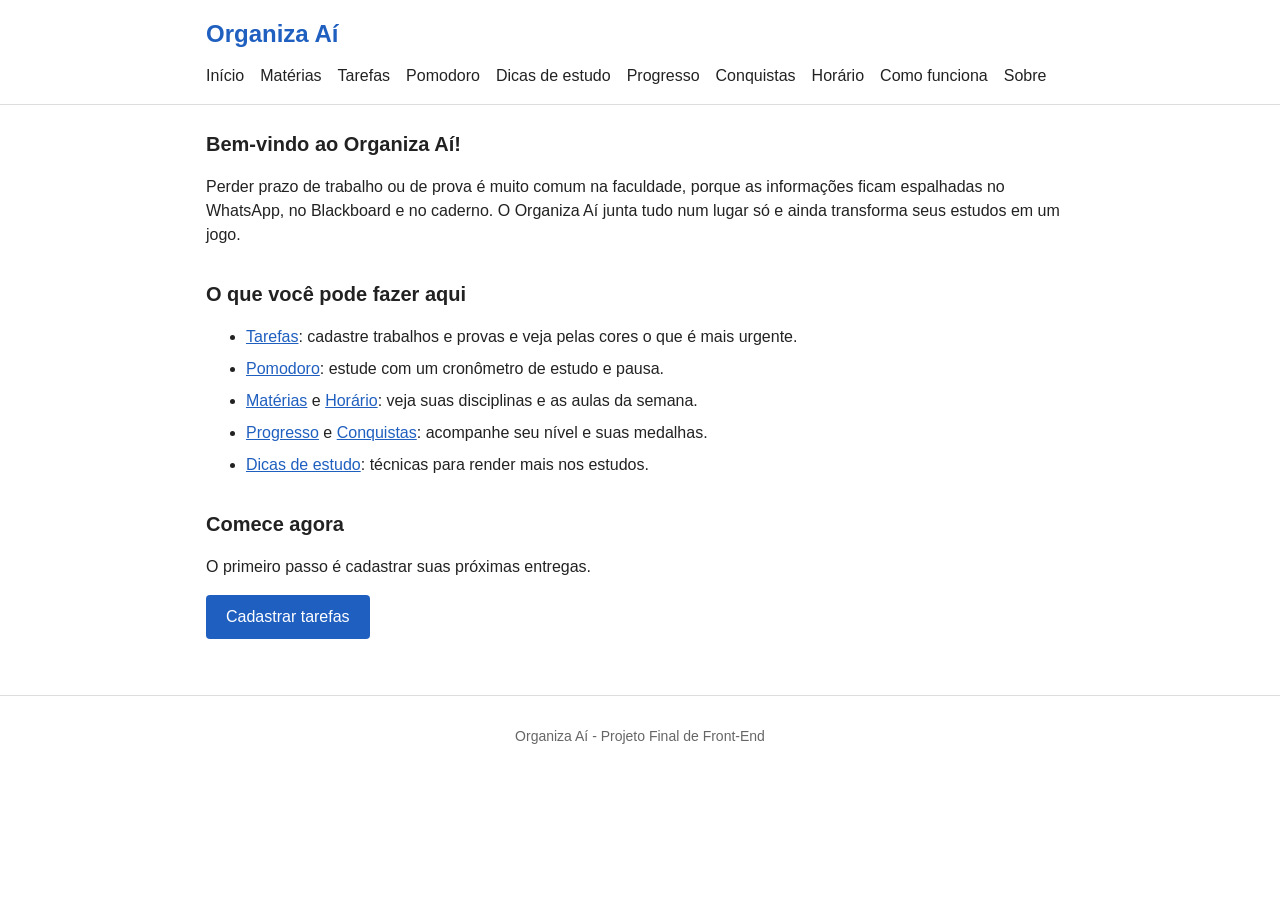
<file: html/index.html>
<!DOCTYPE html>
<html lang="pt-BR">
<head>
    <meta charset="UTF-8">
    <meta name="viewport" content="width=device-width, initial-scale=1.0">
    <title>Início | Organiza Aí</title>
    <link rel="stylesheet" href="../css/geral.css">
    <link rel="stylesheet" href="../css/index.css">
</head>
<body>

    <header>
        <h1>Organiza Aí</h1>
        <nav>
            <ul>
                <li><a href="index.html">Início</a></li>
                <li><a href="materias.html">Matérias</a></li>
                <li><a href="tarefas.html">Tarefas</a></li>
                <li><a href="pomodoro.html">Pomodoro</a></li>
                <li><a href="dicas.html">Dicas de estudo</a></li>
                <li><a href="progresso.html">Progresso</a></li>
                <li><a href="conquistas.html">Conquistas</a></li>
                <li><a href="horario.html">Horário</a></li>
                <li><a href="como-funciona.html">Como funciona</a></li>
                <li><a href="sobre.html">Sobre</a></li>
            </ul>
        </nav>
    </header>

    <main>
        <section>
            <h2>Bem-vindo ao Organiza Aí!</h2>
            <p>Perder prazo de trabalho ou de prova é muito comum na faculdade, porque as informações ficam espalhadas no WhatsApp, no Blackboard e no caderno. O Organiza Aí junta tudo num lugar só e ainda transforma seus estudos em um jogo.</p>
        </section>

        <section>
            <h2>O que você pode fazer aqui</h2>
            <ul class="lista-recursos">
                <li><a href="tarefas.html">Tarefas</a>: cadastre trabalhos e provas e veja pelas cores o que é mais urgente.</li>
                <li><a href="pomodoro.html">Pomodoro</a>: estude com um cronômetro de estudo e pausa.</li>
                <li><a href="materias.html">Matérias</a> e <a href="horario.html">Horário</a>: veja suas disciplinas e as aulas da semana.</li>
                <li><a href="progresso.html">Progresso</a> e <a href="conquistas.html">Conquistas</a>: acompanhe seu nível e suas medalhas.</li>
                <li><a href="dicas.html">Dicas de estudo</a>: técnicas para render mais nos estudos.</li>
            </ul>
        </section>

        <section>
            <h2>Comece agora</h2>
            <p>O primeiro passo é cadastrar suas próximas entregas.</p>
            <a href="tarefas.html" class="botao">Cadastrar tarefas</a>
        </section>
    </main>

    <footer>
        <p>Organiza Aí - Projeto Final de Front-End</p>
    </footer>
</body>
</html>
</file>
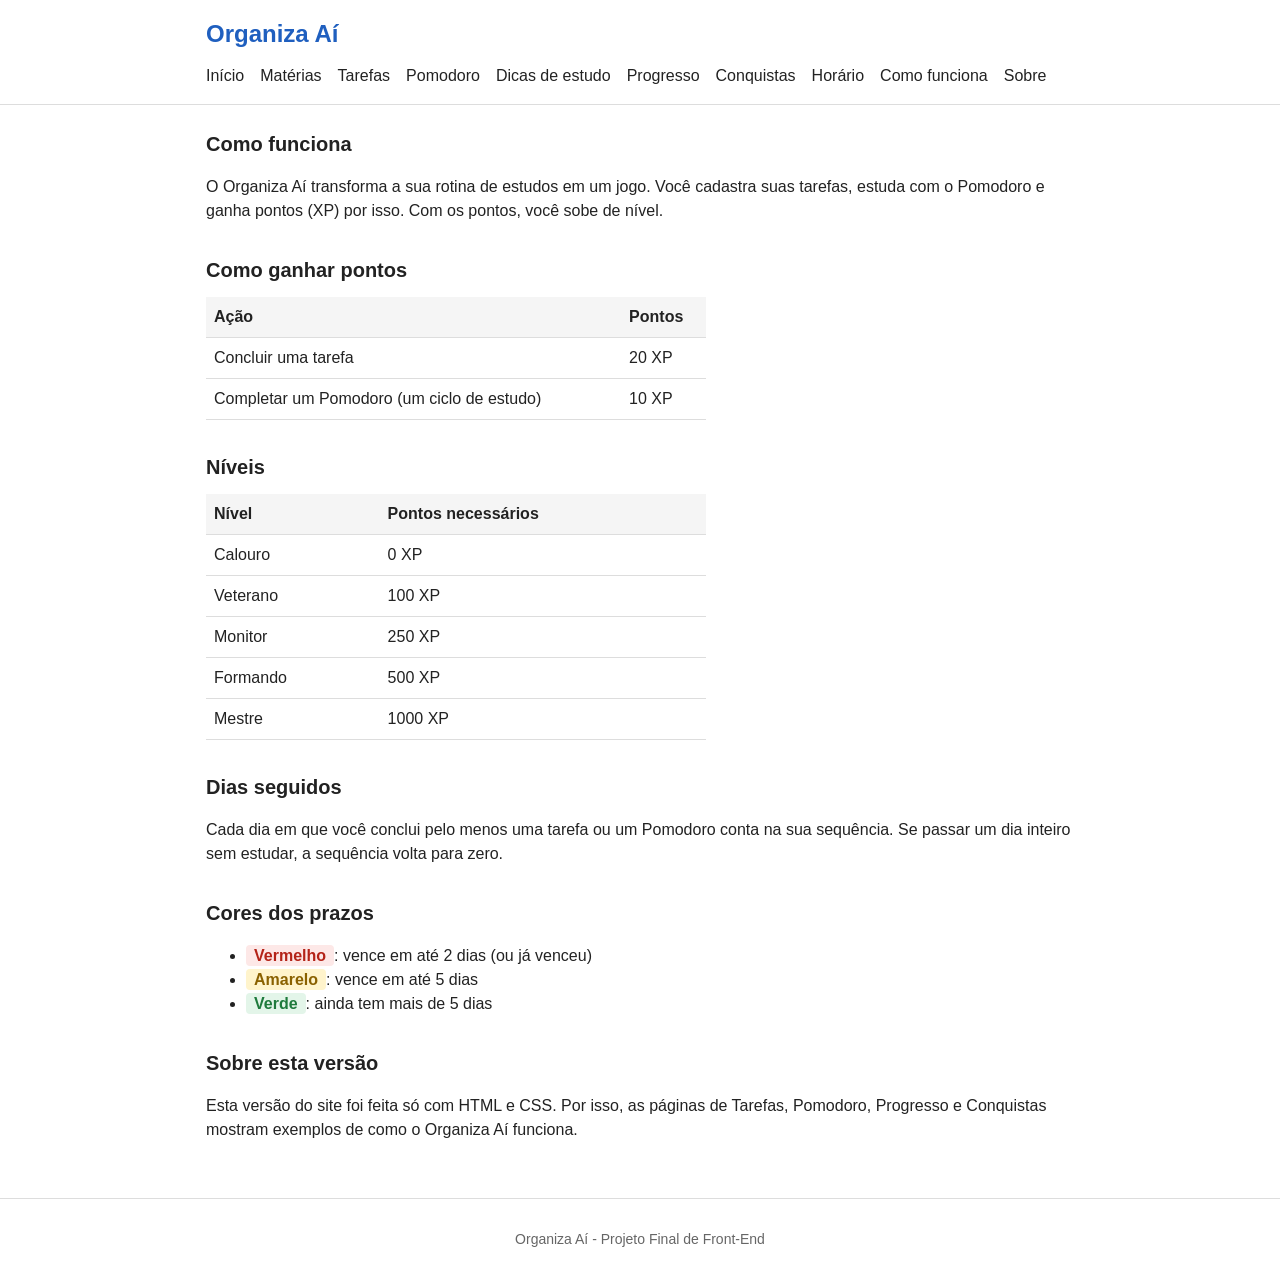
<file: html/como-funciona.html>
<!DOCTYPE html>
<html lang="pt-BR">
<head>
    <meta charset="UTF-8">
    <meta name="viewport" content="width=device-width, initial-scale=1.0">
    <title>Como funciona | Organiza Aí</title>
    <link rel="stylesheet" href="../css/geral.css">
    <link rel="stylesheet" href="../css/como-funciona.css">
</head>
<body>

    <header>
        <h1>Organiza Aí</h1>
        <nav>
            <ul>
                <li><a href="index.html">Início</a></li>
                <li><a href="materias.html">Matérias</a></li>
                <li><a href="tarefas.html">Tarefas</a></li>
                <li><a href="pomodoro.html">Pomodoro</a></li>
                <li><a href="dicas.html">Dicas de estudo</a></li>
                <li><a href="progresso.html">Progresso</a></li>
                <li><a href="conquistas.html">Conquistas</a></li>
                <li><a href="horario.html">Horário</a></li>
                <li><a href="como-funciona.html">Como funciona</a></li>
                <li><a href="sobre.html">Sobre</a></li>
            </ul>
        </nav>
    </header>

    <main>
        <section>
            <h2>Como funciona</h2>
            <p>O Organiza Aí transforma a sua rotina de estudos em um jogo. Você cadastra suas tarefas, estuda com o Pomodoro e ganha pontos (XP) por isso. Com os pontos, você sobe de nível.</p>
        </section>

        <section>
            <h2>Como ganhar pontos</h2>
            <table>
                <thead>
                    <tr>
                        <th>Ação</th>
                        <th>Pontos</th>
                    </tr>
                </thead>
                <tbody>
                    <tr>
                        <td>Concluir uma tarefa</td>
                        <td>20 XP</td>
                    </tr>
                    <tr>
                        <td>Completar um Pomodoro (um ciclo de estudo)</td>
                        <td>10 XP</td>
                    </tr>
                </tbody>
            </table>
        </section>

        <section>
            <h2>Níveis</h2>
            <table>
                <thead>
                    <tr>
                        <th>Nível</th>
                        <th>Pontos necessários</th>
                    </tr>
                </thead>
                <tbody>
                    <tr><td>Calouro</td><td>0 XP</td></tr>
                    <tr><td>Veterano</td><td>100 XP</td></tr>
                    <tr><td>Monitor</td><td>250 XP</td></tr>
                    <tr><td>Formando</td><td>500 XP</td></tr>
                    <tr><td>Mestre</td><td>1000 XP</td></tr>
                </tbody>
            </table>
        </section>

        <section>
            <h2>Dias seguidos</h2>
            <p>Cada dia em que você conclui pelo menos uma tarefa ou um Pomodoro conta na sua sequência. Se passar um dia inteiro sem estudar, a sequência volta para zero.</p>
        </section>

        <section>
            <h2>Cores dos prazos</h2>
            <ul>
                <li><span class="prazo-vermelho">Vermelho</span>: vence em até 2 dias (ou já venceu)</li>
                <li><span class="prazo-amarelo">Amarelo</span>: vence em até 5 dias</li>
                <li><span class="prazo-verde">Verde</span>: ainda tem mais de 5 dias</li>
            </ul>
        </section>

        <section>
            <h2>Sobre esta versão</h2>
            <p>Esta versão do site foi feita só com HTML e CSS. Por isso, as páginas de Tarefas, Pomodoro, Progresso e Conquistas mostram exemplos de como o Organiza Aí funciona.</p>
        </section>
    </main>

    <footer>
        <p>Organiza Aí - Projeto Final de Front-End</p>
    </footer>
</body>
</html>
</file>
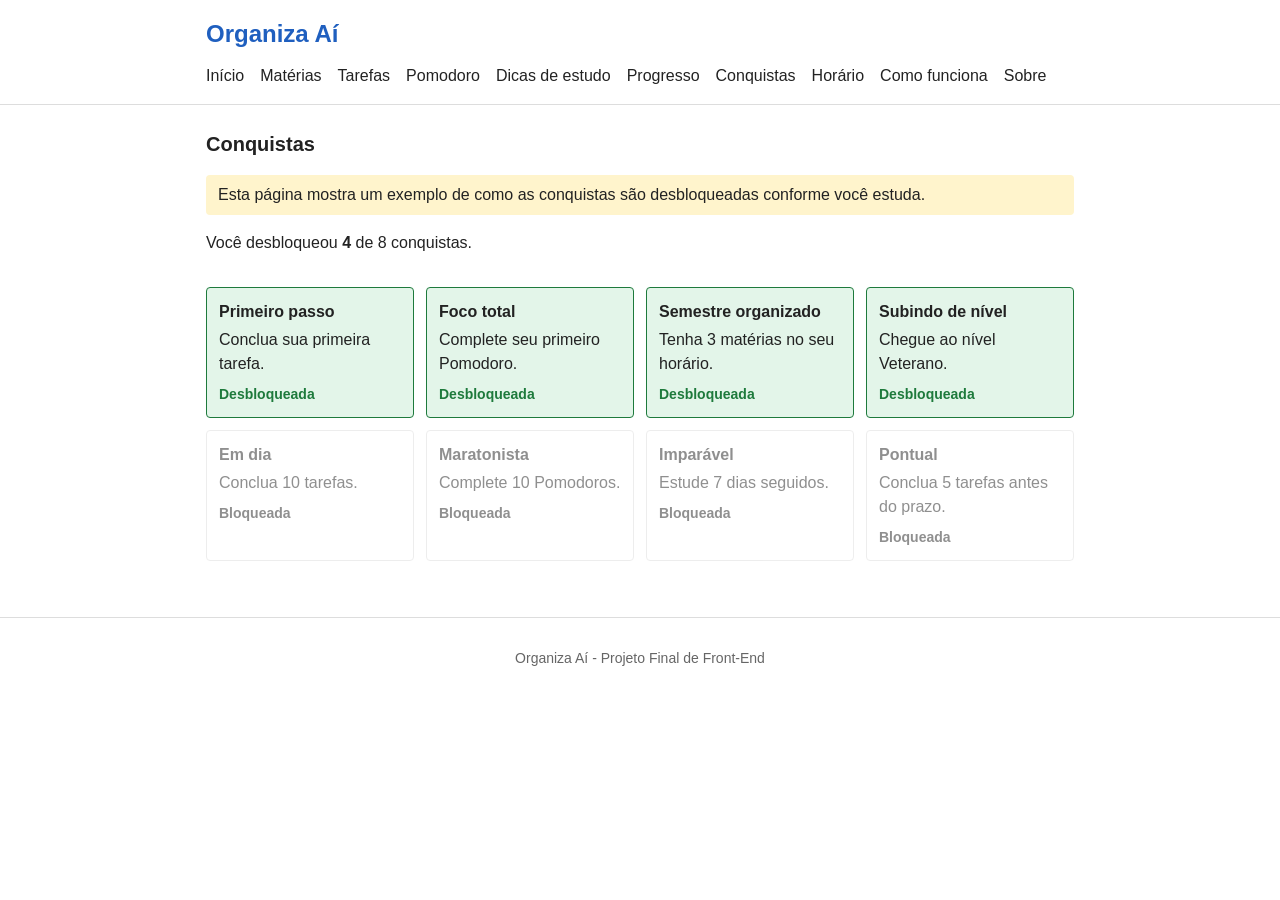
<file: html/conquistas.html>
<!DOCTYPE html>
<html lang="pt-BR">
<head>
    <meta charset="UTF-8">
    <meta name="viewport" content="width=device-width, initial-scale=1.0">
    <title>Conquistas | Organiza Aí</title>
    <link rel="stylesheet" href="../css/geral.css">
    <link rel="stylesheet" href="../css/conquistas.css">
</head>
<body>

    <header>
        <h1>Organiza Aí</h1>
        <nav>
            <ul>
                <li><a href="index.html">Início</a></li>
                <li><a href="materias.html">Matérias</a></li>
                <li><a href="tarefas.html">Tarefas</a></li>
                <li><a href="pomodoro.html">Pomodoro</a></li>
                <li><a href="dicas.html">Dicas de estudo</a></li>
                <li><a href="progresso.html">Progresso</a></li>
                <li><a href="conquistas.html">Conquistas</a></li>
                <li><a href="horario.html">Horário</a></li>
                <li><a href="como-funciona.html">Como funciona</a></li>
                <li><a href="sobre.html">Sobre</a></li>
            </ul>
        </nav>
    </header>

    <main>
        <section>
            <h2>Conquistas</h2>
            <p class="aviso">Esta página mostra um exemplo de como as conquistas são desbloqueadas conforme você estuda.</p>
            <p>Você desbloqueou <strong>4</strong> de 8 conquistas.</p>
        </section>

        <section>
            <ul id="lista-conquistas">
                <li class="conquista desbloqueada">
                    <h3>Primeiro passo</h3>
                    <p>Conclua sua primeira tarefa.</p>
                    <p class="status">Desbloqueada</p>
                </li>
                <li class="conquista desbloqueada">
                    <h3>Foco total</h3>
                    <p>Complete seu primeiro Pomodoro.</p>
                    <p class="status">Desbloqueada</p>
                </li>
                <li class="conquista desbloqueada">
                    <h3>Semestre organizado</h3>
                    <p>Tenha 3 matérias no seu horário.</p>
                    <p class="status">Desbloqueada</p>
                </li>
                <li class="conquista desbloqueada">
                    <h3>Subindo de nível</h3>
                    <p>Chegue ao nível Veterano.</p>
                    <p class="status">Desbloqueada</p>
                </li>
                <li class="conquista bloqueada">
                    <h3>Em dia</h3>
                    <p>Conclua 10 tarefas.</p>
                    <p class="status">Bloqueada</p>
                </li>
                <li class="conquista bloqueada">
                    <h3>Maratonista</h3>
                    <p>Complete 10 Pomodoros.</p>
                    <p class="status">Bloqueada</p>
                </li>
                <li class="conquista bloqueada">
                    <h3>Imparável</h3>
                    <p>Estude 7 dias seguidos.</p>
                    <p class="status">Bloqueada</p>
                </li>
                <li class="conquista bloqueada">
                    <h3>Pontual</h3>
                    <p>Conclua 5 tarefas antes do prazo.</p>
                    <p class="status">Bloqueada</p>
                </li>
            </ul>
        </section>
    </main>

    <footer>
        <p>Organiza Aí - Projeto Final de Front-End</p>
    </footer>
</body>
</html>
</file>
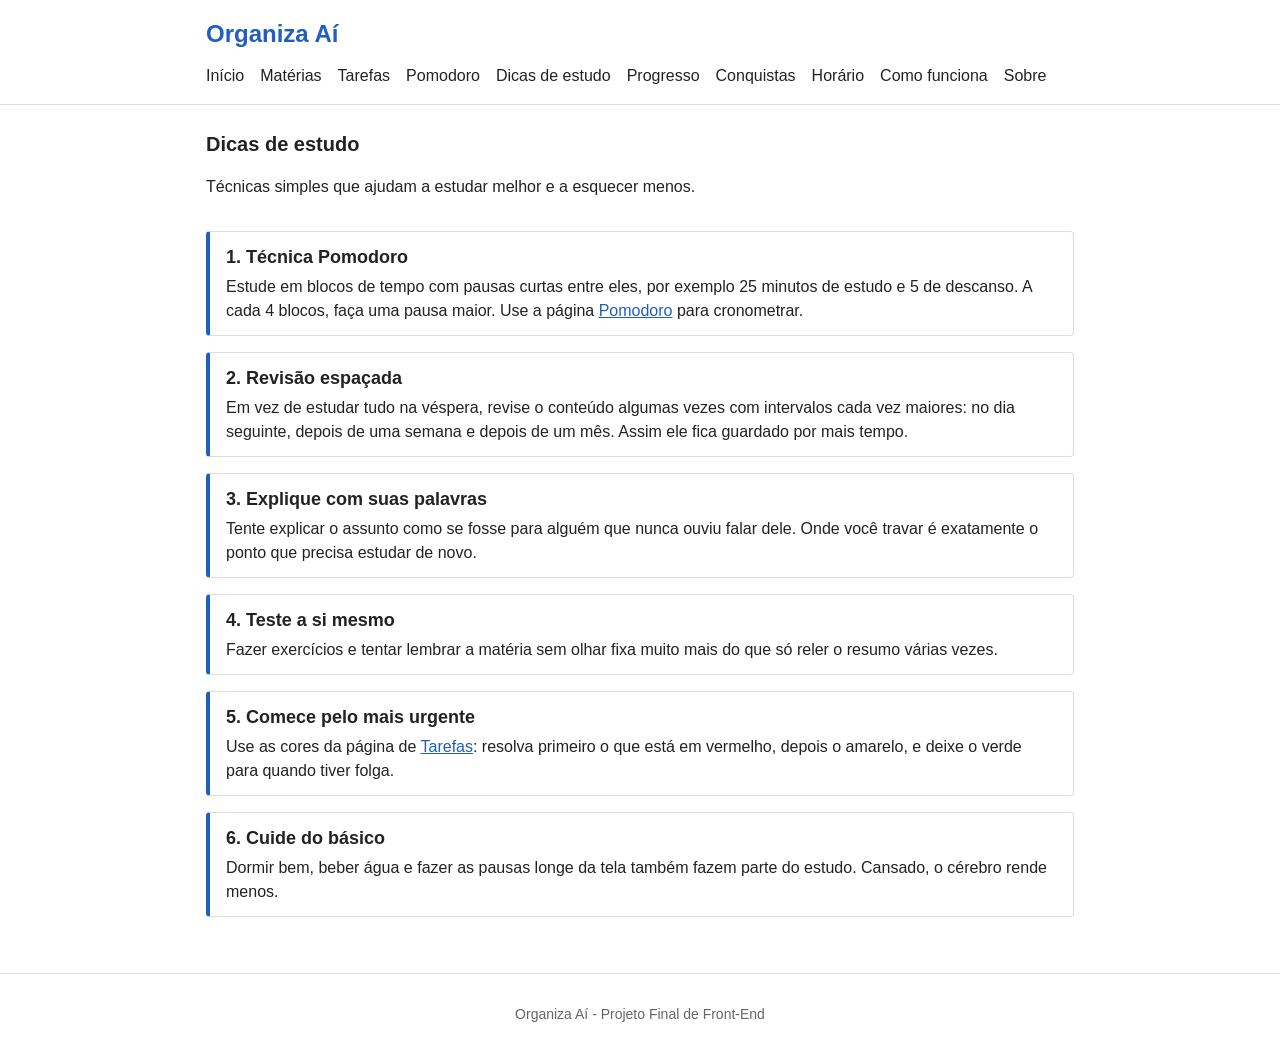
<file: html/dicas.html>
<!DOCTYPE html>
<html lang="pt-BR">
<head>
    <meta charset="UTF-8">
    <meta name="viewport" content="width=device-width, initial-scale=1.0">
    <title>Dicas de estudo | Organiza Aí</title>
    <link rel="stylesheet" href="../css/geral.css">
    <link rel="stylesheet" href="../css/dicas.css">
</head>
<body>

    <header>
        <h1>Organiza Aí</h1>
        <nav>
            <ul>
                <li><a href="index.html">Início</a></li>
                <li><a href="materias.html">Matérias</a></li>
                <li><a href="tarefas.html">Tarefas</a></li>
                <li><a href="pomodoro.html">Pomodoro</a></li>
                <li><a href="dicas.html">Dicas de estudo</a></li>
                <li><a href="progresso.html">Progresso</a></li>
                <li><a href="conquistas.html">Conquistas</a></li>
                <li><a href="horario.html">Horário</a></li>
                <li><a href="como-funciona.html">Como funciona</a></li>
                <li><a href="sobre.html">Sobre</a></li>
            </ul>
        </nav>
    </header>

    <main>
        <section>
            <h2>Dicas de estudo</h2>
            <p>Técnicas simples que ajudam a estudar melhor e a esquecer menos.</p>
        </section>

        <section>
            <article class="dica">
                <h3>1. Técnica Pomodoro</h3>
                <p>Estude em blocos de tempo com pausas curtas entre eles, por exemplo 25 minutos de estudo e 5 de descanso. A cada 4 blocos, faça uma pausa maior. Use a página <a href="pomodoro.html">Pomodoro</a> para cronometrar.</p>
            </article>

            <article class="dica">
                <h3>2. Revisão espaçada</h3>
                <p>Em vez de estudar tudo na véspera, revise o conteúdo algumas vezes com intervalos cada vez maiores: no dia seguinte, depois de uma semana e depois de um mês. Assim ele fica guardado por mais tempo.</p>
            </article>

            <article class="dica">
                <h3>3. Explique com suas palavras</h3>
                <p>Tente explicar o assunto como se fosse para alguém que nunca ouviu falar dele. Onde você travar é exatamente o ponto que precisa estudar de novo.</p>
            </article>

            <article class="dica">
                <h3>4. Teste a si mesmo</h3>
                <p>Fazer exercícios e tentar lembrar a matéria sem olhar fixa muito mais do que só reler o resumo várias vezes.</p>
            </article>

            <article class="dica">
                <h3>5. Comece pelo mais urgente</h3>
                <p>Use as cores da página de <a href="tarefas.html">Tarefas</a>: resolva primeiro o que está em vermelho, depois o amarelo, e deixe o verde para quando tiver folga.</p>
            </article>

            <article class="dica">
                <h3>6. Cuide do básico</h3>
                <p>Dormir bem, beber água e fazer as pausas longe da tela também fazem parte do estudo. Cansado, o cérebro rende menos.</p>
            </article>
        </section>
    </main>

    <footer>
        <p>Organiza Aí - Projeto Final de Front-End</p>
    </footer>
</body>
</html>
</file>
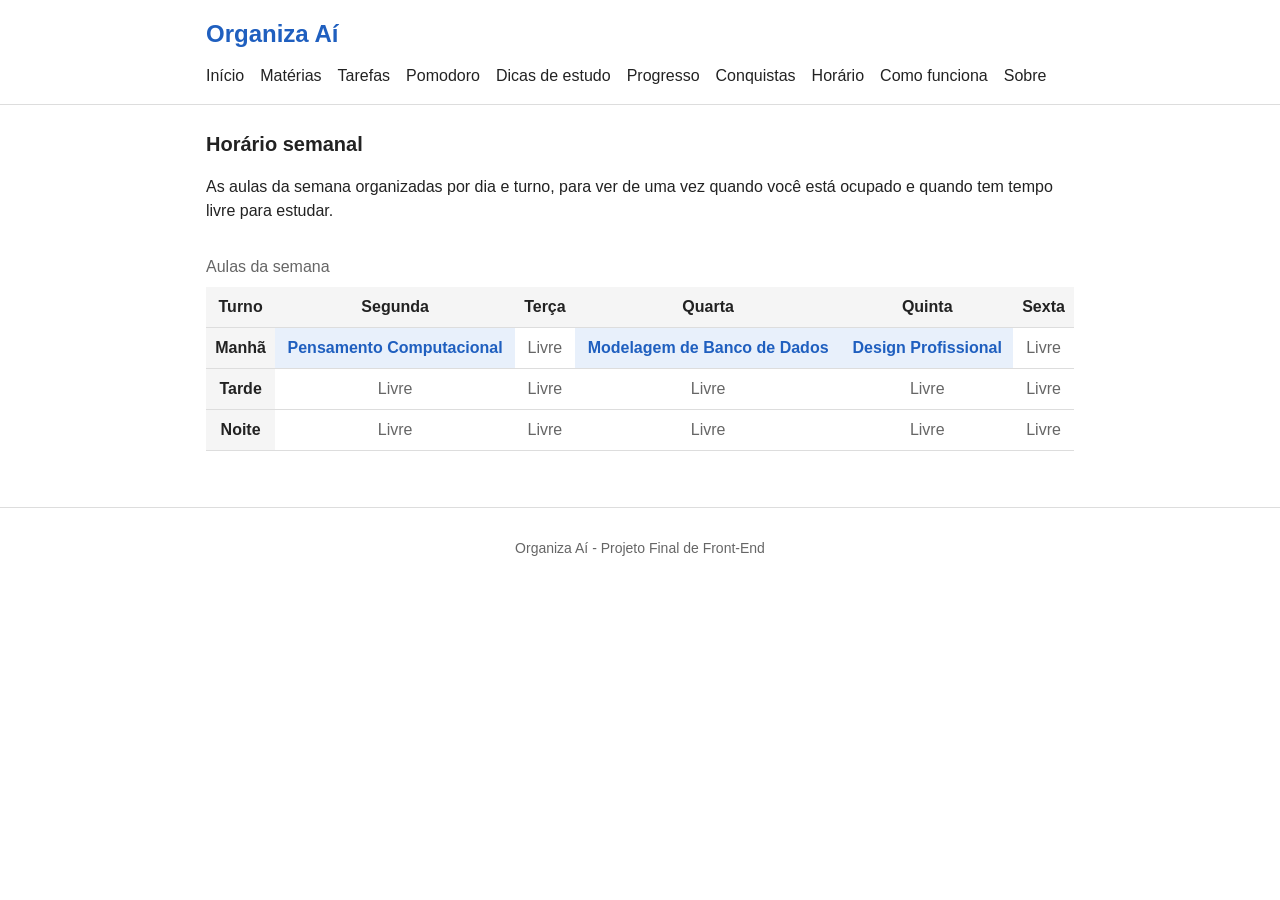
<file: html/horario.html>
<!DOCTYPE html>
<html lang="pt-BR">
<head>
    <meta charset="UTF-8">
    <meta name="viewport" content="width=device-width, initial-scale=1.0">
    <title>Horário | Organiza Aí</title>
    <link rel="stylesheet" href="../css/geral.css">
    <link rel="stylesheet" href="../css/horario.css">
</head>
<body>

    <header>
        <h1>Organiza Aí</h1>
        <nav>
            <ul>
                <li><a href="index.html">Início</a></li>
                <li><a href="materias.html">Matérias</a></li>
                <li><a href="tarefas.html">Tarefas</a></li>
                <li><a href="pomodoro.html">Pomodoro</a></li>
                <li><a href="dicas.html">Dicas de estudo</a></li>
                <li><a href="progresso.html">Progresso</a></li>
                <li><a href="conquistas.html">Conquistas</a></li>
                <li><a href="horario.html">Horário</a></li>
                <li><a href="como-funciona.html">Como funciona</a></li>
                <li><a href="sobre.html">Sobre</a></li>
            </ul>
        </nav>
    </header>

    <main>
        <section>
            <h2>Horário semanal</h2>
            <p>As aulas da semana organizadas por dia e turno, para ver de uma vez quando você está ocupado e quando tem tempo livre para estudar.</p>
        </section>

        <section>
            <table>
                <caption>Aulas da semana</caption>
                <thead>
                    <tr>
                        <th>Turno</th>
                        <th>Segunda</th>
                        <th>Terça</th>
                        <th>Quarta</th>
                        <th>Quinta</th>
                        <th>Sexta</th>
                    </tr>
                </thead>
                <tbody>
                    <tr>
                        <th scope="row">Manhã</th>
                        <td class="aula">Pensamento Computacional</td>
                        <td class="livre">Livre</td>
                        <td class="aula">Modelagem de Banco de Dados</td>
                        <td class="aula">Design Profissional</td>
                        <td class="livre">Livre</td>
                    </tr>
                    <tr>
                        <th scope="row">Tarde</th>
                        <td class="livre">Livre</td>
                        <td class="livre">Livre</td>
                        <td class="livre">Livre</td>
                        <td class="livre">Livre</td>
                        <td class="livre">Livre</td>
                    </tr>
                    <tr>
                        <th scope="row">Noite</th>
                        <td class="livre">Livre</td>
                        <td class="livre">Livre</td>
                        <td class="livre">Livre</td>
                        <td class="livre">Livre</td>
                        <td class="livre">Livre</td>
                    </tr>
                </tbody>
            </table>
        </section>
    </main>

    <footer>
        <p>Organiza Aí - Projeto Final de Front-End</p>
    </footer>
</body>
</html>
</file>
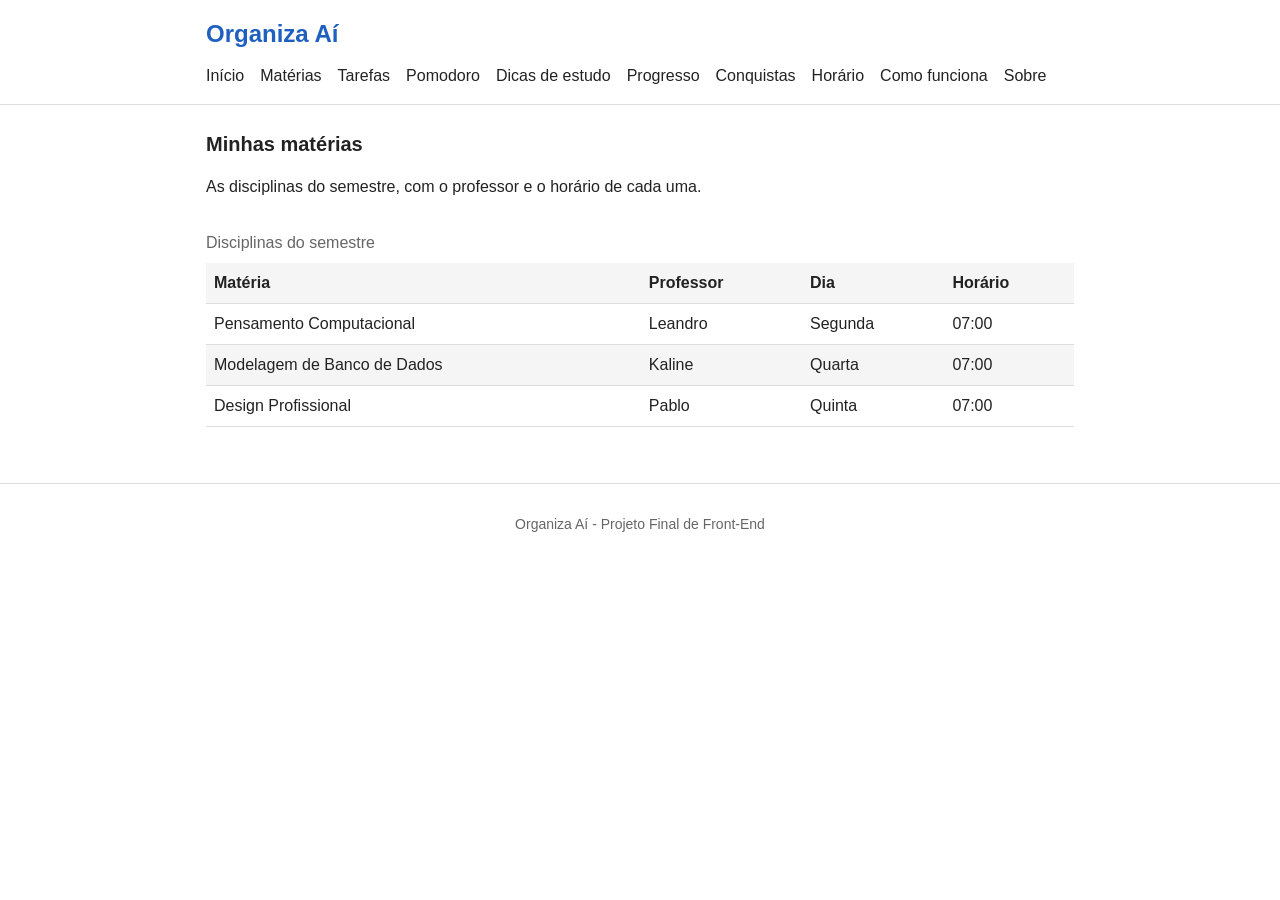
<file: html/materias.html>
<!DOCTYPE html>
<html lang="pt-BR">
<head>
    <meta charset="UTF-8">
    <meta name="viewport" content="width=device-width, initial-scale=1.0">
    <title>Matérias | Organiza Aí</title>
    <link rel="stylesheet" href="../css/geral.css">
    <link rel="stylesheet" href="../css/materias.css">
</head>
<body>

    <header>
        <h1>Organiza Aí</h1>
        <nav>
            <ul>
                <li><a href="index.html">Início</a></li>
                <li><a href="materias.html">Matérias</a></li>
                <li><a href="tarefas.html">Tarefas</a></li>
                <li><a href="pomodoro.html">Pomodoro</a></li>
                <li><a href="dicas.html">Dicas de estudo</a></li>
                <li><a href="progresso.html">Progresso</a></li>
                <li><a href="conquistas.html">Conquistas</a></li>
                <li><a href="horario.html">Horário</a></li>
                <li><a href="como-funciona.html">Como funciona</a></li>
                <li><a href="sobre.html">Sobre</a></li>
            </ul>
        </nav>
    </header>

    <main>
        <section>
            <h2>Minhas matérias</h2>
            <p>As disciplinas do semestre, com o professor e o horário de cada uma.</p>
        </section>

        <section>
            <table>
                <caption>Disciplinas do semestre</caption>
                <thead>
                    <tr>
                        <th>Matéria</th>
                        <th>Professor</th>
                        <th>Dia</th>
                        <th>Horário</th>
                    </tr>
                </thead>
                <tbody>
                    <tr>
                        <td>Pensamento Computacional</td>
                        <td>Leandro</td>
                        <td>Segunda</td>
                        <td>07:00</td>
                    </tr>
                    <tr>
                        <td>Modelagem de Banco de Dados</td>
                        <td>Kaline</td>
                        <td>Quarta</td>
                        <td>07:00</td>
                    </tr>
                    <tr>
                        <td>Design Profissional</td>
                        <td>Pablo</td>
                        <td>Quinta</td>
                        <td>07:00</td>
                    </tr>
                </tbody>
            </table>
        </section>
    </main>

    <footer>
        <p>Organiza Aí - Projeto Final de Front-End</p>
    </footer>
</body>
</html>
</file>
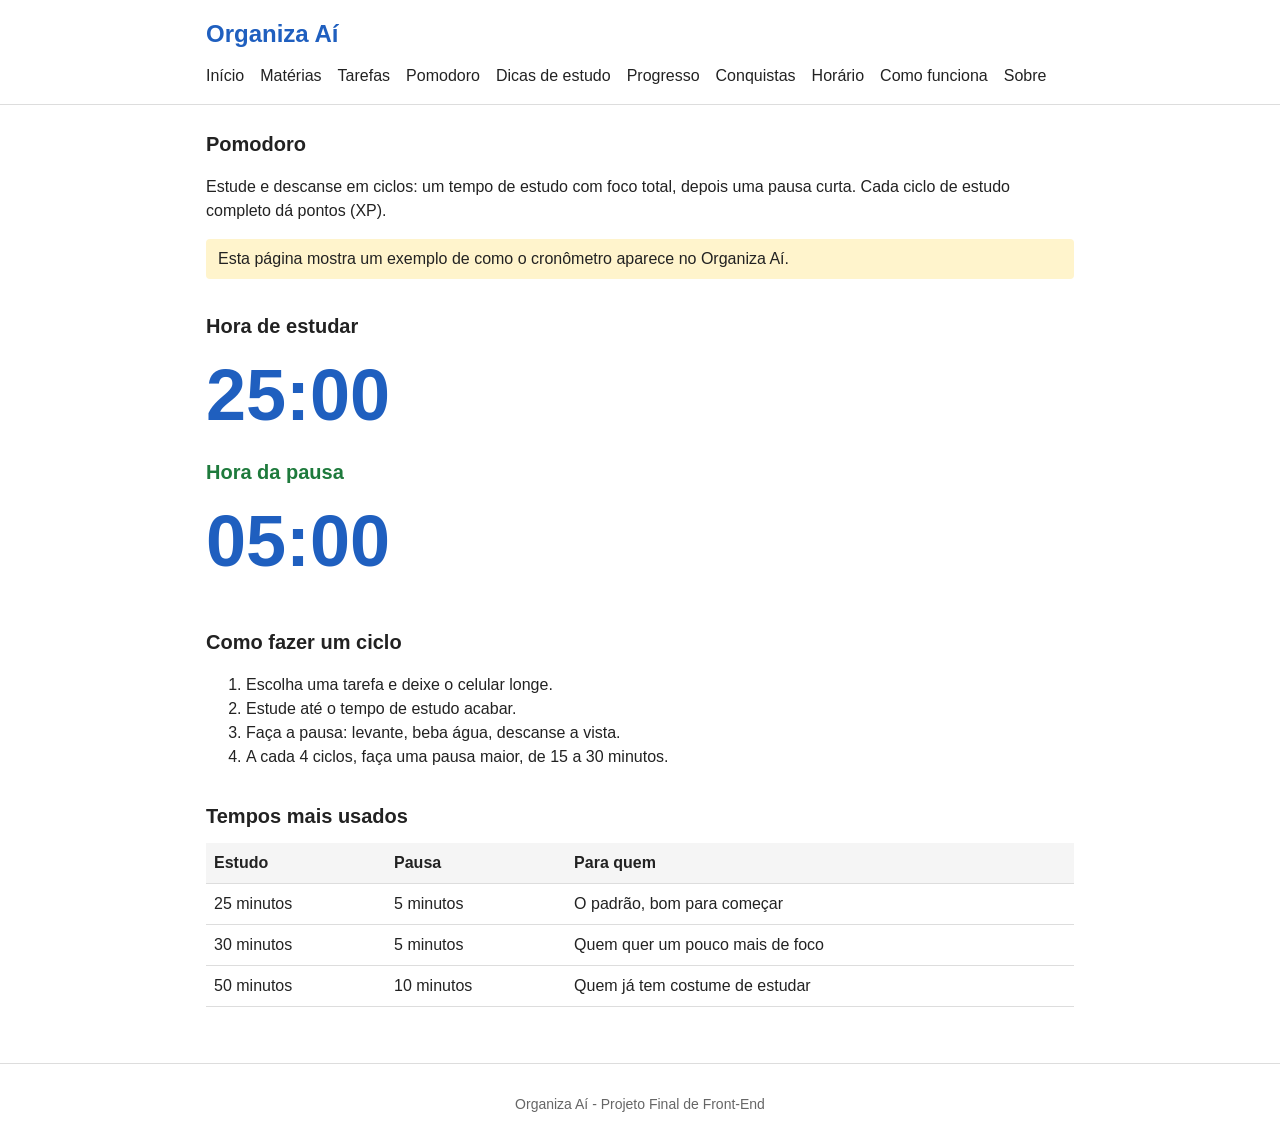
<file: html/pomodoro.html>
<!DOCTYPE html>
<html lang="pt-BR">
<head>
    <meta charset="UTF-8">
    <meta name="viewport" content="width=device-width, initial-scale=1.0">
    <title>Pomodoro | Organiza Aí</title>
    <link rel="stylesheet" href="../css/geral.css">
    <link rel="stylesheet" href="../css/pomodoro.css">
</head>
<body>

    <header>
        <h1>Organiza Aí</h1>
        <nav>
            <ul>
                <li><a href="index.html">Início</a></li>
                <li><a href="materias.html">Matérias</a></li>
                <li><a href="tarefas.html">Tarefas</a></li>
                <li><a href="pomodoro.html">Pomodoro</a></li>
                <li><a href="dicas.html">Dicas de estudo</a></li>
                <li><a href="progresso.html">Progresso</a></li>
                <li><a href="conquistas.html">Conquistas</a></li>
                <li><a href="horario.html">Horário</a></li>
                <li><a href="como-funciona.html">Como funciona</a></li>
                <li><a href="sobre.html">Sobre</a></li>
            </ul>
        </nav>
    </header>

    <main>
        <section>
            <h2>Pomodoro</h2>
            <p>Estude e descanse em ciclos: um tempo de estudo com foco total, depois uma pausa curta. Cada ciclo de estudo completo dá pontos (XP).</p>
            <p class="aviso">Esta página mostra um exemplo de como o cronômetro aparece no Organiza Aí.</p>
        </section>

        <section>
            <p class="fase">Hora de estudar</p>
            <p class="tempo">25:00</p>

            <p class="fase fase-pausa">Hora da pausa</p>
            <p class="tempo">05:00</p>
        </section>

        <section>
            <h2>Como fazer um ciclo</h2>
            <ol>
                <li>Escolha uma tarefa e deixe o celular longe.</li>
                <li>Estude até o tempo de estudo acabar.</li>
                <li>Faça a pausa: levante, beba água, descanse a vista.</li>
                <li>A cada 4 ciclos, faça uma pausa maior, de 15 a 30 minutos.</li>
            </ol>
        </section>

        <section>
            <h2>Tempos mais usados</h2>
            <table>
                <thead>
                    <tr>
                        <th>Estudo</th>
                        <th>Pausa</th>
                        <th>Para quem</th>
                    </tr>
                </thead>
                <tbody>
                    <tr><td>25 minutos</td><td>5 minutos</td><td>O padrão, bom para começar</td></tr>
                    <tr><td>30 minutos</td><td>5 minutos</td><td>Quem quer um pouco mais de foco</td></tr>
                    <tr><td>50 minutos</td><td>10 minutos</td><td>Quem já tem costume de estudar</td></tr>
                </tbody>
            </table>
        </section>
    </main>

    <footer>
        <p>Organiza Aí - Projeto Final de Front-End</p>
    </footer>
</body>
</html>
</file>
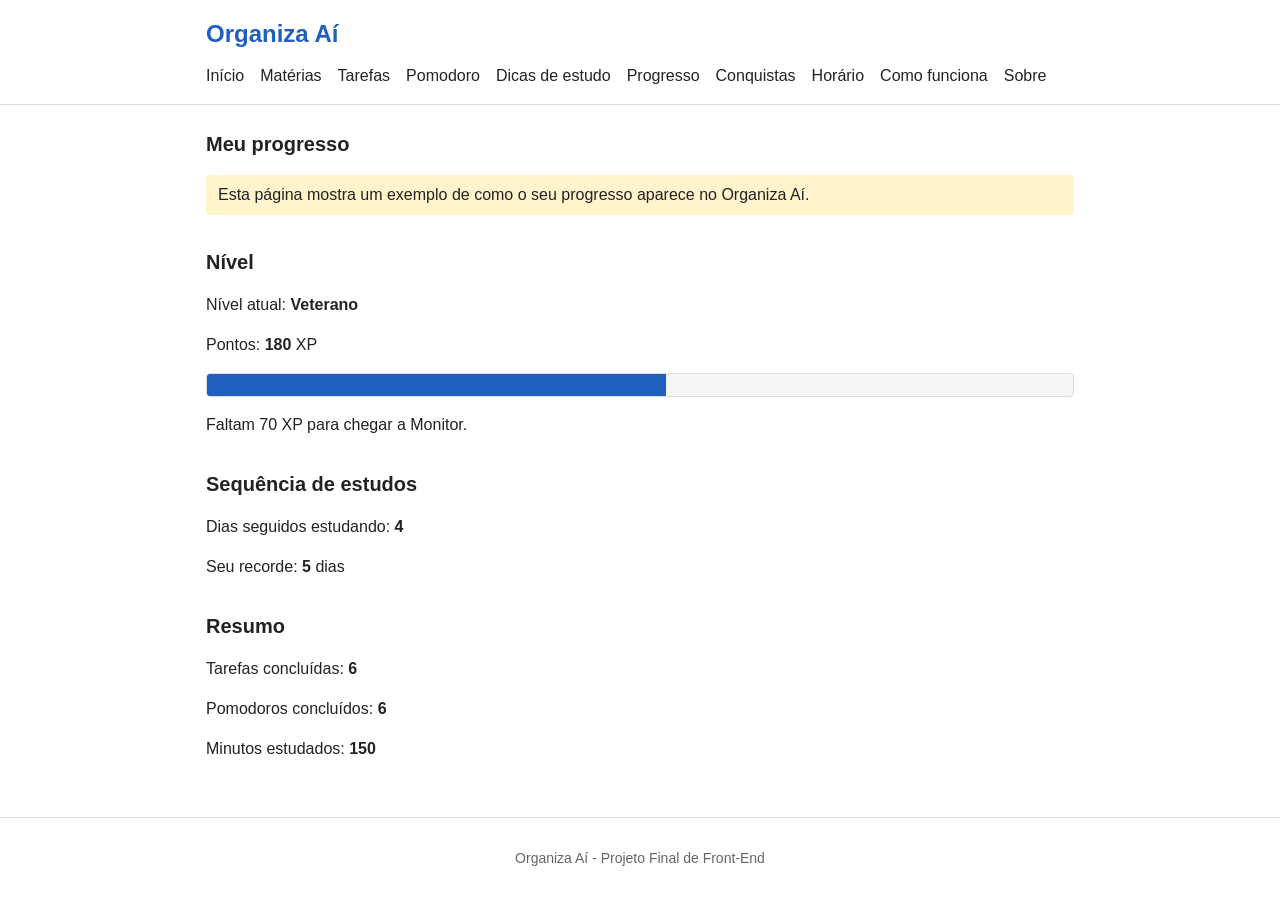
<file: html/progresso.html>
<!DOCTYPE html>
<html lang="pt-BR">
<head>
    <meta charset="UTF-8">
    <meta name="viewport" content="width=device-width, initial-scale=1.0">
    <title>Progresso | Organiza Aí</title>
    <link rel="stylesheet" href="../css/geral.css">
    <link rel="stylesheet" href="../css/progresso.css">
</head>
<body>

    <header>
        <h1>Organiza Aí</h1>
        <nav>
            <ul>
                <li><a href="index.html">Início</a></li>
                <li><a href="materias.html">Matérias</a></li>
                <li><a href="tarefas.html">Tarefas</a></li>
                <li><a href="pomodoro.html">Pomodoro</a></li>
                <li><a href="dicas.html">Dicas de estudo</a></li>
                <li><a href="progresso.html">Progresso</a></li>
                <li><a href="conquistas.html">Conquistas</a></li>
                <li><a href="horario.html">Horário</a></li>
                <li><a href="como-funciona.html">Como funciona</a></li>
                <li><a href="sobre.html">Sobre</a></li>
            </ul>
        </nav>
    </header>

    <main>
        <section>
            <h2>Meu progresso</h2>
            <p class="aviso">Esta página mostra um exemplo de como o seu progresso aparece no Organiza Aí.</p>
        </section>

        <section>
            <h2>Nível</h2>
            <p>Nível atual: <strong>Veterano</strong></p>
            <p>Pontos: <strong>180</strong> XP</p>

            <div class="barra">
                <div class="barra-preenchida"></div>
            </div>
            <p>Faltam 70 XP para chegar a Monitor.</p>
        </section>

        <section>
            <h2>Sequência de estudos</h2>
            <p>Dias seguidos estudando: <strong>4</strong></p>
            <p>Seu recorde: <strong>5</strong> dias</p>
        </section>

        <section>
            <h2>Resumo</h2>
            <p>Tarefas concluídas: <strong>6</strong></p>
            <p>Pomodoros concluídos: <strong>6</strong></p>
            <p>Minutos estudados: <strong>150</strong></p>
        </section>
    </main>

    <footer>
        <p>Organiza Aí - Projeto Final de Front-End</p>
    </footer>
</body>
</html>
</file>
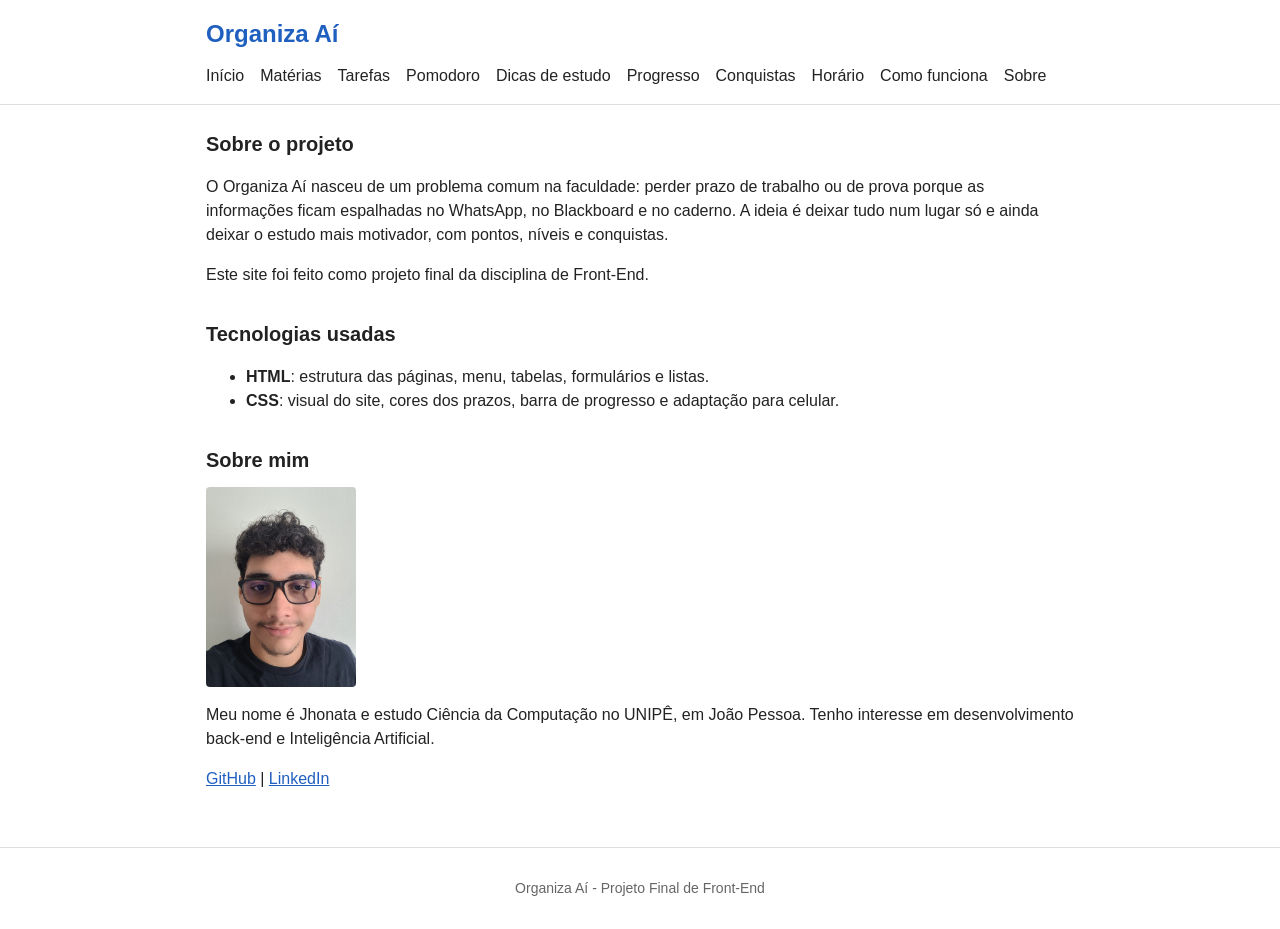
<file: html/sobre.html>
<!DOCTYPE html>
<html lang="pt-BR">
<head>
    <meta charset="UTF-8">
    <meta name="viewport" content="width=device-width, initial-scale=1.0">
    <title>Sobre | Organiza Aí</title>
    <link rel="stylesheet" href="../css/geral.css">
    <link rel="stylesheet" href="../css/sobre.css">
</head>
<body>

    <header>
        <h1>Organiza Aí</h1>
        <nav>
            <ul>
                <li><a href="index.html">Início</a></li>
                <li><a href="materias.html">Matérias</a></li>
                <li><a href="tarefas.html">Tarefas</a></li>
                <li><a href="pomodoro.html">Pomodoro</a></li>
                <li><a href="dicas.html">Dicas de estudo</a></li>
                <li><a href="progresso.html">Progresso</a></li>
                <li><a href="conquistas.html">Conquistas</a></li>
                <li><a href="horario.html">Horário</a></li>
                <li><a href="como-funciona.html">Como funciona</a></li>
                <li><a href="sobre.html">Sobre</a></li>
            </ul>
        </nav>
    </header>

    <main>
        <section>
            <h2>Sobre o projeto</h2>
            <p>O Organiza Aí nasceu de um problema comum na faculdade: perder prazo de trabalho ou de prova porque as informações ficam espalhadas no WhatsApp, no Blackboard e no caderno. A ideia é deixar tudo num lugar só e ainda deixar o estudo mais motivador, com pontos, níveis e conquistas.</p>
            <p>Este site foi feito como projeto final da disciplina de Front-End.</p>
        </section>

        <section>
            <h2>Tecnologias usadas</h2>
            <ul>
                <li><strong>HTML</strong>: estrutura das páginas, menu, tabelas, formulários e listas.</li>
                <li><strong>CSS</strong>: visual do site, cores dos prazos, barra de progresso e adaptação para celular.</li>
            </ul>
        </section>

        <section>
            <h2>Sobre mim</h2>
            <img src="../img/foto.jpeg" alt="Foto de Jhonata Batista" width="150">
            <p>Meu nome é Jhonata e estudo Ciência da Computação no UNIPÊ, em João Pessoa. Tenho interesse em desenvolvimento back-end e Inteligência Artificial.</p>
            <p>
                <a href="https://github.com/Dev-Jhonata-Batista" target="_blank" rel="noopener">GitHub</a> |
                <a href="https://www.linkedin.com/in/dev-jhon" target="_blank" rel="noopener">LinkedIn</a>
            </p>
        </section>
    </main>

    <footer>
        <p>Organiza Aí - Projeto Final de Front-End</p>
    </footer>
</body>
</html>
</file>
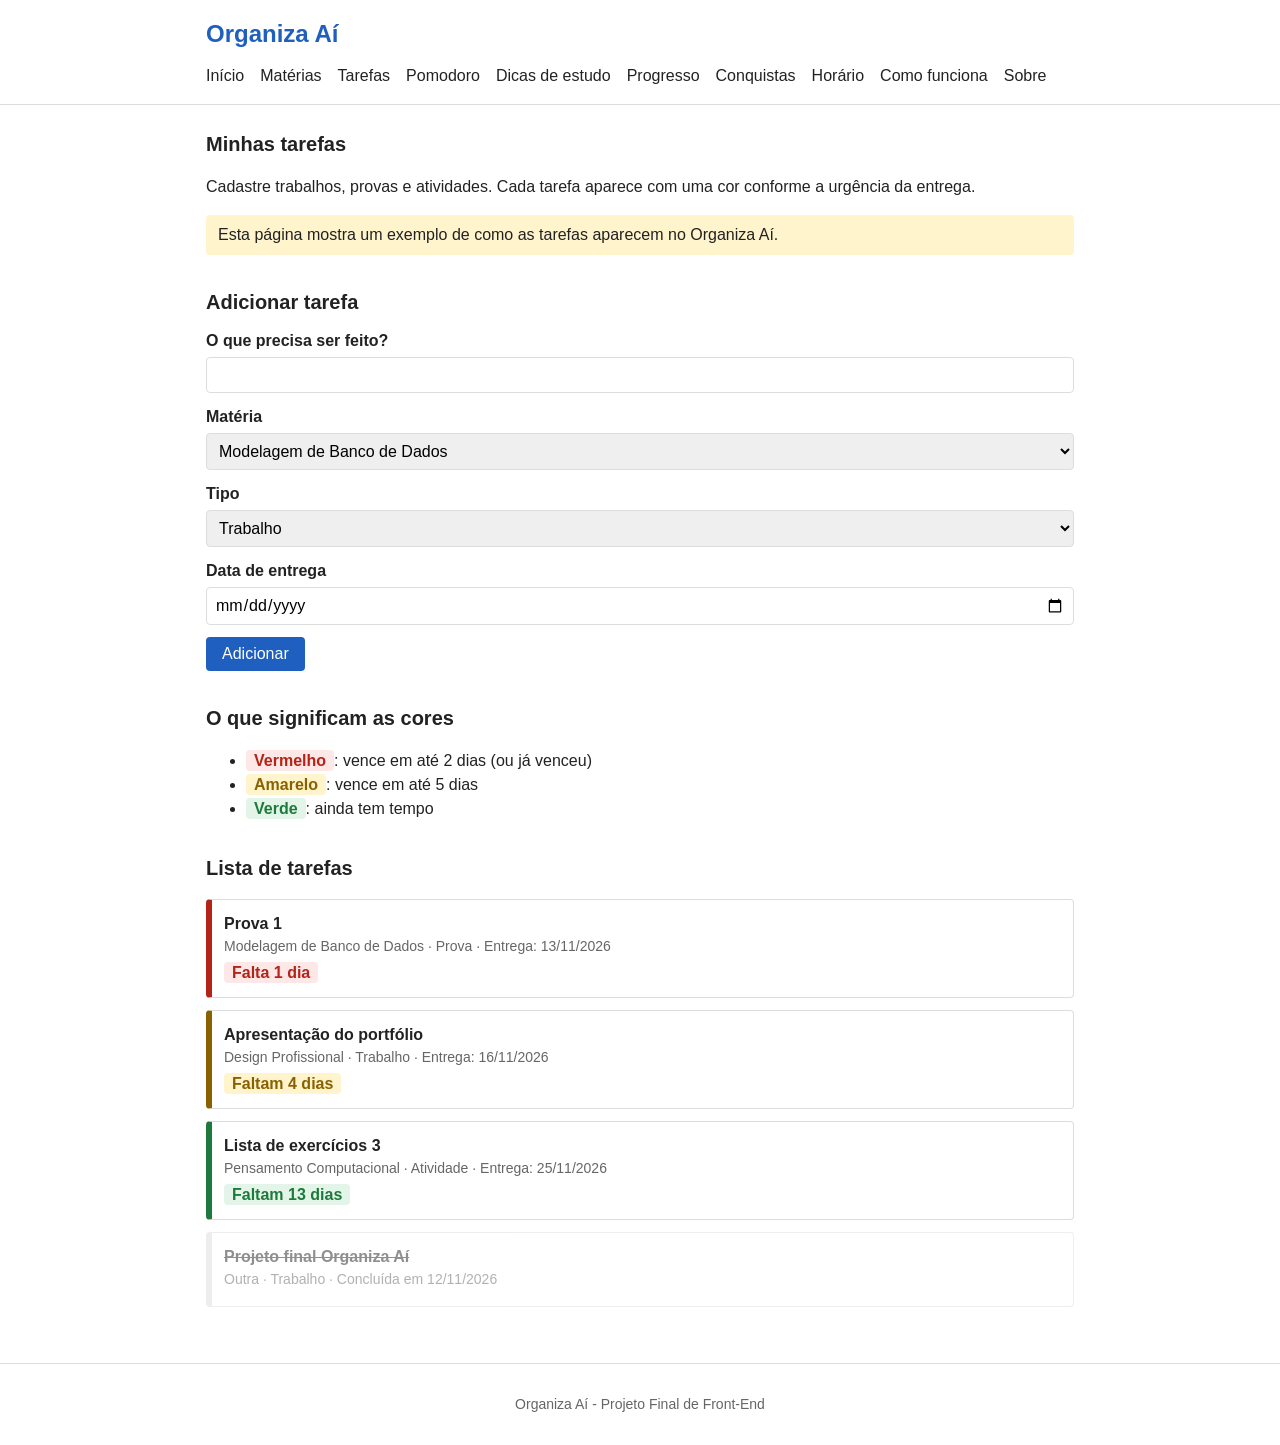
<file: html/tarefas.html>
<!DOCTYPE html>
<html lang="pt-BR">
<head>
    <meta charset="UTF-8">
    <meta name="viewport" content="width=device-width, initial-scale=1.0">
    <title>Tarefas | Organiza Aí</title>
    <link rel="stylesheet" href="../css/geral.css">
    <link rel="stylesheet" href="../css/tarefas.css">
</head>
<body>

    <header>
        <h1>Organiza Aí</h1>
        <nav>
            <ul>
                <li><a href="index.html">Início</a></li>
                <li><a href="materias.html">Matérias</a></li>
                <li><a href="tarefas.html">Tarefas</a></li>
                <li><a href="pomodoro.html">Pomodoro</a></li>
                <li><a href="dicas.html">Dicas de estudo</a></li>
                <li><a href="progresso.html">Progresso</a></li>
                <li><a href="conquistas.html">Conquistas</a></li>
                <li><a href="horario.html">Horário</a></li>
                <li><a href="como-funciona.html">Como funciona</a></li>
                <li><a href="sobre.html">Sobre</a></li>
            </ul>
        </nav>
    </header>

    <main>
        <section>
            <h2>Minhas tarefas</h2>
            <p>Cadastre trabalhos, provas e atividades. Cada tarefa aparece com uma cor conforme a urgência da entrega.</p>
            <p class="aviso">Esta página mostra um exemplo de como as tarefas aparecem no Organiza Aí.</p>
        </section>

        <section>
            <h2>Adicionar tarefa</h2>
            <form>
                <label for="tarefa-titulo">O que precisa ser feito?</label>
                <input type="text" id="tarefa-titulo" required>

                <label for="tarefa-materia">Matéria</label>
                <select id="tarefa-materia">
                    <option>Modelagem de Banco de Dados</option>
                    <option>Design Profissional</option>
                    <option>Pensamento Computacional</option>
                    <option>Outra</option>
                </select>

                <label for="tarefa-tipo">Tipo</label>
                <select id="tarefa-tipo">
                    <option>Trabalho</option>
                    <option>Prova</option>
                    <option>Atividade</option>
                </select>

                <label for="tarefa-data">Data de entrega</label>
                <input type="date" id="tarefa-data" required>

                <button type="submit">Adicionar</button>
            </form>
        </section>

        <section>
            <h2>O que significam as cores</h2>
            <ul>
                <li><span class="prazo-vermelho">Vermelho</span>: vence em até 2 dias (ou já venceu)</li>
                <li><span class="prazo-amarelo">Amarelo</span>: vence em até 5 dias</li>
                <li><span class="prazo-verde">Verde</span>: ainda tem tempo</li>
            </ul>
        </section>

        <section>
            <h2>Lista de tarefas</h2>
            <ul class="lista-tarefas">
                <li class="tarefa tarefa-vermelho">
                    <strong>Prova 1</strong>
                    <span class="detalhes">Modelagem de Banco de Dados · Prova · Entrega: 13/11/2026</span>
                    <span class="prazo-vermelho">Falta 1 dia</span>
                </li>
                <li class="tarefa tarefa-amarelo">
                    <strong>Apresentação do portfólio</strong>
                    <span class="detalhes">Design Profissional · Trabalho · Entrega: 16/11/2026</span>
                    <span class="prazo-amarelo">Faltam 4 dias</span>
                </li>
                <li class="tarefa tarefa-verde">
                    <strong>Lista de exercícios 3</strong>
                    <span class="detalhes">Pensamento Computacional · Atividade · Entrega: 25/11/2026</span>
                    <span class="prazo-verde">Faltam 13 dias</span>
                </li>
                <li class="tarefa tarefa-feita">
                    <strong>Projeto final Organiza Aí</strong>
                    <span class="detalhes">Outra · Trabalho · Concluída em 12/11/2026</span>
                </li>
            </ul>
        </section>
    </main>

    <footer>
        <p>Organiza Aí - Projeto Final de Front-End</p>
    </footer>
</body>
</html>
</file>
<file: css/geral.css>
/* CSS usado por todas as páginas */

/* A largura de cada elemento já inclui o espaço interno e a borda */
* {
    box-sizing: border-box;
}

/* Página inteira: fonte, tamanho do texto e cores */
body {
    margin: 0;
    font-family: Arial, Helvetica, sans-serif;
    font-size: 16px;
    line-height: 1.5;
    color: #222222;
    background-color: #ffffff;
}

/* Topo da página */
header {
    padding: 16px;
    border-bottom: 1px solid #dddddd;
}

/* Nome do site */
header h1 {
    margin-top: 0;
    margin-bottom: 12px;
    font-size: 24px;
    color: #1f5fbf;
}

/* Menu: os links ficam lado a lado e descem de linha quando não cabem */
nav ul {
    display: flex;
    flex-wrap: wrap;
    row-gap: 8px;
    column-gap: 16px;
    margin: 0;
    padding: 0;
    list-style: none;
}

/* Links do menu */
nav a {
    color: #222222;
    text-decoration: none;
}

/* Link do menu quando o mouse passa por cima */
nav a:hover {
    color: #1f5fbf;
    text-decoration: underline;
}

/* Deixa o nome do site e o menu alinhados com o conteúdo */
header h1,
nav ul {
    max-width: 868px;
    margin-left: auto;
    margin-right: auto;
}

/* Conteúdo da página: no máximo 900px de largura e centralizado */
main {
    max-width: 900px;
    margin: 0 auto;
    padding: 24px 16px;
}

/* Espaço entre as seções */
section {
    margin-bottom: 32px;
}

/* Títulos das seções */
h2 {
    margin-top: 0;
    margin-bottom: 12px;
    font-size: 20px;
}

/* Links do conteúdo */
a {
    color: #1f5fbf;
}

/* Imagens nunca ficam maiores que a tela */
img {
    max-width: 100%;
}

/* Texto de cada campo do formulário */
label {
    display: block;
    margin-top: 12px;
    margin-bottom: 4px;
    font-weight: bold;
}

/* Campos do formulário */
input,
select {
    width: 100%;
    padding: 8px;
    font-family: inherit;
    font-size: 16px;
    border: 1px solid #dddddd;
    border-radius: 4px;
}

/* Botões */
button {
    margin-top: 12px;
    padding: 8px 16px;
    font-family: inherit;
    font-size: 16px;
    color: #ffffff;
    background-color: #1f5fbf;
    border: none;
    border-radius: 4px;
    cursor: pointer;
}

/* Botão quando o mouse passa por cima */
button:hover {
    background-color: #174a94;
}

/* Tabelas */
table {
    width: 100%;
    border-collapse: collapse;
}

/* Células das tabelas */
th,
td {
    padding: 8px;
    text-align: left;
    border-bottom: 1px solid #dddddd;
}

/* Células de título das tabelas */
th {
    background-color: #f5f5f5;
}

/* Etiquetas coloridas dos prazos */
.prazo-vermelho,
.prazo-amarelo,
.prazo-verde {
    padding: 2px 8px;
    border-radius: 4px;
    font-weight: bold;
}

.prazo-vermelho {
    color: #b42318;
    background-color: #fde8e7;
}

.prazo-amarelo {
    color: #8a6100;
    background-color: #fff4cc;
}

.prazo-verde {
    color: #1e7a3c;
    background-color: #e3f5e9;
}

/* Aviso amarelo das páginas de exemplo */
.aviso {
    padding: 8px 12px;
    background-color: #fff4cc;
    border-radius: 4px;
}

/* Rodapé */
footer {
    padding: 16px;
    text-align: center;
    font-size: 14px;
    color: #666666;
    border-top: 1px solid #dddddd;
}

/* Celular: telas de até 600px de largura */
@media (max-width: 600px) {
    header h1 {
        font-size: 20px;
    }

    nav ul {
        row-gap: 6px;
        column-gap: 12px;
    }

    nav a {
        font-size: 14px;
    }

    th,
    td {
        padding: 6px;
        font-size: 14px;
    }
}
</file>
<file: css/index.css>
/* Espaço entre os itens da lista */
.lista-recursos li {
    margin-bottom: 8px;
}

/* Link com cara de botão */
.botao {
    display: inline-block;
    padding: 10px 20px;
    color: #ffffff;
    text-decoration: none;
    background-color: #1f5fbf;
    border-radius: 4px;
}

/* Botão quando o mouse passa por cima */
.botao:hover {
    background-color: #174a94;
}
</file>
<file: css/como-funciona.css>
/* As tabelas daqui têm só 2 colunas, então ficam mais estreitas */
table {
    max-width: 500px;
}
</file>
<file: css/conquistas.css>
/* As conquistas ficam em grade: quantas colunas couberem, com no mínimo 200px cada */
#lista-conquistas {
    display: grid;
    grid-template-columns: repeat(auto-fill, minmax(200px, 1fr));
    gap: 12px;
    padding: 0;
    list-style: none;
}

/* Cada conquista vira um cartão com borda */
.conquista {
    padding: 12px;
    border: 1px solid #dddddd;
    border-radius: 4px;
}

/* Nome da conquista */
.conquista h3 {
    margin-top: 0;
    margin-bottom: 4px;
    font-size: 16px;
}

/* Textos da conquista */
.conquista p {
    margin: 0;
}

/* "Bloqueada" ou "Desbloqueada" */
.conquista .status {
    margin-top: 8px;
    font-size: 14px;
    font-weight: bold;
}

/* Bloqueada: fica apagada */
.bloqueada {
    opacity: 0.5;
}

/* Desbloqueada: fica verde */
.desbloqueada {
    background-color: #e3f5e9;
    border-color: #1e7a3c;
}

.desbloqueada .status {
    color: #1e7a3c;
}
</file>
<file: css/dicas.css>
/* Cada dica vira um cartão com uma faixa azul na esquerda */
.dica {
    margin-bottom: 16px;
    padding: 12px 16px;
    border: 1px solid #dddddd;
    border-left: 4px solid #1f5fbf;
    border-radius: 4px;
}

/* Título da dica */
.dica h3 {
    margin-top: 0;
    margin-bottom: 4px;
    font-size: 18px;
}

/* Texto da dica */
.dica p {
    margin: 0;
}
</file>
<file: css/horario.css>
/* Título da tabela */
caption {
    margin-bottom: 8px;
    text-align: left;
    color: #666666;
}

/* Texto das células no centro */
th,
td {
    text-align: center;
}

/* Coluna dos turnos (Manhã, Tarde, Noite) */
tbody th {
    background-color: #f5f5f5;
}

/* Célula com aula: azul */
.aula {
    font-weight: bold;
    color: #1f5fbf;
    background-color: #e8f0fb;
}

/* Célula sem aula: cinza */
.livre {
    color: #666666;
}

/* Celular: se a tabela não couber, ela rola para o lado */
@media (max-width: 600px) {
    table {
        display: block;
        overflow-x: auto;
    }
}
</file>
<file: css/materias.css>
/* Título da tabela */
caption {
    margin-bottom: 8px;
    text-align: left;
    color: #666666;
}

/* Linhas pares com fundo cinza (efeito "zebra") */
tbody tr:nth-child(even) {
    background-color: #f5f5f5;
}
</file>
<file: css/pomodoro.css>
/* Texto "Hora de estudar" e "Hora da pausa" */
.fase {
    margin: 0;
    font-size: 20px;
    font-weight: bold;
}

/* Na pausa, o texto fica verde */
.fase-pausa {
    color: #1e7a3c;
}

/* Cronômetro grande */
.tempo {
    margin-top: 0;
    margin-bottom: 8px;
    font-size: 72px;
    font-weight: bold;
    color: #1f5fbf;
}
</file>
<file: css/progresso.css>
/* Barra de progresso: a parte cinza do fundo */
.barra {
    width: 100%;
    height: 24px;
    margin-top: 12px;
    margin-bottom: 8px;
    background-color: #f5f5f5;
    border: 1px solid #dddddd;
    border-radius: 4px;
    overflow: hidden;
}

/* Parte azul da barra: 53% preenchida */
.barra-preenchida {
    width: 53%;
    height: 100%;
    background-color: #1f5fbf;
}
</file>
<file: css/sobre.css>
/* Foto */
main img {
    display: block;
    margin-bottom: 12px;
    border-radius: 4px;
}
</file>
<file: css/tarefas.css>
/* Lista de tarefas sem as bolinhas e sem o recuo */
.lista-tarefas {
    padding: 0;
    list-style: none;
}

/* Cada tarefa vira um cartão com borda */
.tarefa {
    margin-bottom: 12px;
    padding: 12px;
    border: 1px solid #dddddd;
    border-left-width: 6px;
    border-radius: 4px;
}

/* Título da tarefa em uma linha só */
.tarefa strong {
    display: block;
}

/* Matéria, tipo e data, em cinza e menor */
.detalhes {
    display: block;
    margin-bottom: 4px;
    font-size: 14px;
    color: #666666;
}

/* Cor da faixa da esquerda, conforme o prazo */
.tarefa-vermelho {
    border-left-color: #b42318;
}

.tarefa-amarelo {
    border-left-color: #8a6100;
}

.tarefa-verde {
    border-left-color: #1e7a3c;
}

/* Tarefa feita: apagada e com o título riscado */
.tarefa-feita {
    opacity: 0.5;
}

.tarefa-feita strong {
    text-decoration: line-through;
}
</file>
